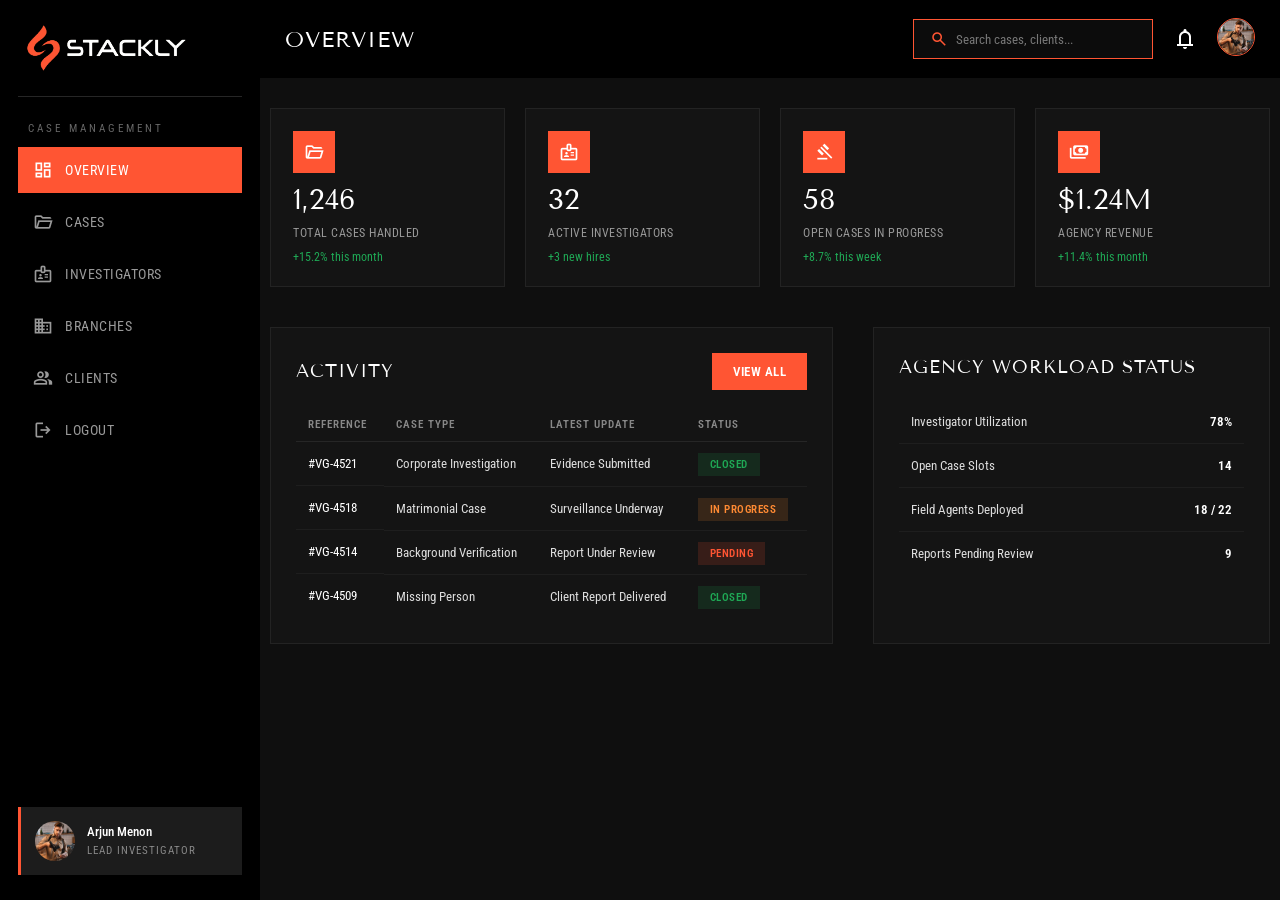
<file: admin.html>
<!DOCTYPE html>
<html lang="en">

<head>
    <meta charset="UTF-8">
    <meta name="viewport" content="width=device-width, initial-scale=1.0">
    <title>Vestigae - Admin Dashboard</title>

    <link rel="stylesheet"
        href="https://fonts.googleapis.com/css2?family=Material+Symbols+Outlined:opsz,wght,FILL,GRAD@20..48,100..700,0,-50..200" />
    <link
        href="https://fonts.googleapis.com/css2?family=Roboto+Condensed:ital,wght@0,100..900;1,100..900&family=Tenor+Sans&display=swap"
        rel="stylesheet">

    <style>
        * {
            margin: 0;
            padding: 0;
            box-sizing: border-box;
        }

        :root {
            --pcolor: #ff5533;
            --hcolor: #ff8a33;
            --dark: black;
            --panel: #0c0c0c;
            --card: #141414;
        }

        body {
            background: rgb(15, 15, 15);
            font-family: "Roboto Condensed", sans-serif;
            display: flex;
            gap: 0px;
            overflow-x: hidden;
            min-height: 100vh;
        }

        .material-symbols-outlined {
            font-variation-settings: 'FILL' 0, 'wght' 400, 'GRAD' 0, 'opsz' 24;
        }

        /* ================= SIDEBAR ================= */
        .sidebar {
            width: 260px;
            flex-shrink: 0;
            background: var(--dark);
            padding: 25px 18px;
            display: flex;
            flex-direction: column;
            height: 100vh;
            position: sticky;

        }

        .sidebar-logo {
            display: flex;
            align-items: center;
            gap: 15px;
            padding: 0 8px 25px;
            border-bottom: 1px solid #262626;
            margin-bottom: 25px;
        }

        .sidebar-logo img {
            width: 160px;
        }

        .sidebar-logo .adminclose {
            color: white;
            display: none;
        }

        .nav-group-label {
            font-size: 11px;
            letter-spacing: 3px;
            text-transform: uppercase;
            color: #666;
            padding: 0 10px;
            margin-bottom: 12px;
        }

        .side-nav {
            display: flex;
            flex-direction: column;
            gap: 6px;
        }

        .side-nav button {
            display: flex;
            align-items: center;
            gap: 12px;
            width: 100%;
            padding: 12px 14px;
            border: 1px solid transparent;
            background: transparent;
            color: #999;
            font-family: "Roboto Condensed", sans-serif;
            font-size: 14px;
            text-transform: uppercase;
            letter-spacing: .5px;
            cursor: pointer;
            text-align: left;
            transition: .3s ease;
        }

        .side-nav button .material-symbols-outlined {
            font-size: 20px;
        }

        .side-nav button:hover {
            background: #1c1c1c;
            color: #fff;
        }

        .side-nav button.active {
            background: var(--pcolor);
            color: #fff;
        }

        .sidebar-footer {
            margin-top: auto;
            display: flex;
            align-items: center;
            gap: 12px;
            padding: 14px;
            background: #1c1c1c;
            border-left: 3px solid var(--pcolor);
        }

        .sidebar-footer img {
            width: 40px;
            height: 40px;
            border-radius: 50%;
            object-fit: cover;
        }

        .sidebar-footer h4 {
            color: #fff;
            font-size: 13px;
            font-weight: 500;
        }

        .sidebar-footer span {
            color: #888;
            font-size: 11px;
            text-transform: uppercase;
            letter-spacing: 1px;
        }

        /* ================= MAIN AREA ================= */
        .main {
            flex: 1;
            display: flex;
            flex-direction: column;
            gap: 20px;
            min-width: 0;
        }

        .topbar {
            background: var(--dark);
            padding: 18px 25px;
            display: flex;
            justify-content: space-between;
            align-items: center;
        }

        .topbarimgcontainer {
            display: none;
            align-items: center;
            gap: 20px;

        }

        .topbarimgcontainer .topbarmenu {
            font-size: 20px;
            display: none;
            color: white;
        }

        .topbarimgcontainer img {
            width: 140px;
            display: none;
        }

        .topbar h2 {
            font-family: "Tenor Sans", sans-serif;
            font-weight: 400;
            font-size: 22px;
            text-transform: uppercase;
            letter-spacing: 1px;
            color: white;
        }

        .topbar-right {
            display: flex;
            align-items: center;
            gap: 20px;
        }

        .search-box {
            display: flex;
            align-items: center;
            gap: 8px;
            background: #0c0c0c;
            border: 1px solid var(--pcolor);
            padding: 10px 16px;
        }

        .search-box input {
            border: none;
            background: transparent;
            outline: none;
            font-size: 13px;
            width: 180px;
            color: white;
            font-family: "Roboto Condensed", sans-serif;
        }

        .search-box input::placeholder {
            color: #777;
        }

        .search-box>.material-symbols-outlined {
            color: var(--pcolor);
            font-size: 18px;
            cursor: pointer;
        }

        .topbar-right>.material-symbols-outlined {
            color: white;
            cursor: pointer;
        }

        .topbar-avatar img {
            width: 38px;
            height: 38px;
            border-radius: 50%;
            object-fit: cover;
            border: 1px solid var(--pcolor);
        }

        .view {
            display: none;
            flex-direction: column;
            gap: 20px;
        }

        .view.active {
            display: flex;
        }

        /* reused button style (matches .page-btn) */
        .d-btn {
            padding: 10px 20px;
            background: var(--pcolor);
            border: 1px solid var(--pcolor);
            color: white;
            cursor: pointer;
            transition: .5s ease;
            font-size: 13px;
            text-transform: uppercase;
            letter-spacing: .5px;
            font-weight: 600;
            font-family: "Roboto Condensed", sans-serif;
            text-wrap: nowrap;
        }

        .d-btn:hover {
            background: transparent;
            color: var(--pcolor);
        }


        /* generic panel */
        .panel {
            background: var(--card);
            border: 1px solid #232323;
            padding: 25px;
            overflow-x: auto;
            margin: 10px;
        }


        .panel h3 {
            font-family: "Tenor Sans", sans-serif;
            font-weight: 400;
            font-size: 18px;
            text-transform: uppercase;
            letter-spacing: 1px;
            line-height: 1.6;
            color: white;
            margin-bottom: 18px;
        }

        .panel-head {
            display: flex;
            justify-content: space-between;
            align-items: center;
            margin-bottom: 18px;

        }

        .panel-head h3 {
            margin-bottom: 0;
        }


        /* stat cards */
        .stat-row {
            display: grid;
            grid-template-columns: repeat(4, 1fr);
            gap: 20px;
            padding: 10px;
        }

        .stat-card {
            background: var(--card);
            border: 1px solid #232323;
            padding: 22px;
            display: flex;
            flex-direction: column;
            gap: 10px;
            transition: .4s ease;
        }

        .stat-card:hover {
            border-color: var(--pcolor);
        }

        .stat-card .top {
            display: flex;
            justify-content: space-between;
            align-items: center;
        }

        .stat-card .material-symbols-outlined {
            background: var(--pcolor);
            color: #fff;
            width: 42px;
            height: 42px;
            display: flex;
            align-items: center;
            justify-content: center;
            font-size: 20px;
        }

        .stat-card h2 {
            font-family: "Tenor Sans", sans-serif;
            font-weight: 400;
            font-size: 28px;
            color: white;
        }

        .stat-card p {
            font-size: 12px;
            color: #999;
            text-transform: uppercase;
            letter-spacing: .5px;
        }

        .stat-card .delta {
            font-size: 12px;
            color: #1fa855;
        }

        .stat-card .delta.down {
            color: var(--pcolor);
        }

        /* table */
        table {
            width: 100%;
            border-collapse: collapse;

        }

        thead th {
            text-align: left;
            font-size: 11px;
            color: #888;
            text-transform: uppercase;
            letter-spacing: 1px;
            padding: 10px 12px;
            border-bottom: 1px solid #262626;
            font-weight: 600;
        }

        tbody td {
            padding: 14px 12px;
            font-size: 13px;
            color: #ddd;
            border-bottom: 1px solid #1e1e1e;
            text-wrap: nowrap;
        }

        tbody tr:last-child td {
            border-bottom: none;
        }

        .cell-item {
            display: flex;
            align-items: center;
            gap: 10px;
            color: #fff;
        }

        .cell-item img {
            width: 34px;
            height: 34px;
            border-radius: 50%;
            object-fit: cover;
        }

        .badge {
            padding: 5px 12px;
            font-size: 11px;
            font-weight: 600;
            text-transform: uppercase;
            letter-spacing: .5px;
        }

        .badge.delivered {
            background: rgba(31, 168, 85, 0.15);
            color: #1fa855;
        }

        .badge.transit {
            background: rgba(255, 138, 51, 0.15);
            color: var(--hcolor);
        }

        .badge.pending {
            background: rgba(255, 85, 51, 0.15);
            color: var(--pcolor);
        }

        .badge.active {
            background: rgba(31, 168, 85, 0.15);
            color: #1fa855;
        }

        .badge.maintenance {
            background: rgba(255, 85, 51, 0.15);
            color: var(--pcolor);
        }

        /* two column layout */
        .split-2 {
            display: grid;
            grid-template-columns: 1.4fr 1fr;
            gap: 20px;
        }

        /* investigators grid */
        .fleet-grid {
            display: grid;
            grid-template-columns: repeat(3, 1fr);
            gap: 20px;
        }

        .fleet-card {
            border: 1px solid #232323;
            overflow: hidden;
            background: var(--card);
        }

        .fleet-card img {
            width: 100%;
            height: 250px;
            object-fit: cover;
            object-position: top;
            filter: grayscale(50%);
            transition: .5s ease;
        }

        .fleet-card:hover img {
            filter: grayscale(0%);
        }

        .fleet-card-body {
            padding: 16px;
            border-top: 3px solid var(--pcolor);
        }

        .fleet-card-body h4 {
            font-family: "Tenor Sans", sans-serif;
            font-weight: 400;
            font-size: 15px;
            color: white;
            text-transform: uppercase;
            margin-bottom: 6px;
        }

        .fleet-card-body p {
            font-size: 12px;
            color: #999;
            margin-bottom: 10px;
        }

        /* branches gallery */
        .wh-grid {
            display: grid;
            grid-template-columns: repeat(3, 1fr);
            gap: 20px;
        }

        .wh-card {
            position: relative;
            overflow: hidden;
            height: 190px;
        }

        .wh-card img {
            width: 100%;
            height: 100%;
            object-fit: cover;
            transition: .6s ease;
        }

        .wh-card:hover img {
            transform: scale(1.08);
        }

        .wh-card .overlay {
            position: absolute;
            inset: 0;
            background: linear-gradient(180deg, rgba(0, 0, 0, 0.05) 40%, rgba(0, 0, 0, 0.9) 100%);
            display: flex;
            flex-direction: column;
            justify-content: flex-end;
            padding: 16px;
        }

        .wh-card .overlay h4 {
            color: #fff;
            font-family: "Tenor Sans", sans-serif;
            font-size: 15px;
            text-transform: uppercase;
        }

        .wh-card .overlay span {
            color: var(--hcolor);
            font-size: 11px;
            text-transform: uppercase;
            letter-spacing: 1px;
        }

        /* client cards */
        .cust-grid {
            display: grid;
            grid-template-columns: repeat(3, 1fr);
            gap: 20px;
        }

        .cust-card {
            background: var(--card);
            border: 1px solid #232323;
            padding: 20px;
            text-align: center;
        }

        .cust-card img {
            width: 60px;
            height: 60px;
            border-radius: 50%;
            object-fit: cover;
            margin-bottom: 12px;
            border: 1px solid var(--pcolor);
        }

        .cust-card h4 {
            font-family: "Tenor Sans", sans-serif;
            font-weight: 400;
            font-size: 15px;
            text-transform: uppercase;
            color: white;
        }

        .cust-card span {
            font-size: 12px;
            color: #999;
        }

        .cust-card .cust-stat {
            margin-top: 12px;
            font-size: 12px;
            color: var(--pcolor);
            font-weight: 600;
            text-transform: uppercase;
            letter-spacing: .5px;
        }

        @media (max-width: 1100px) {

            .stat-row,
            .fleet-grid,
            .wh-grid,
            .cust-grid {
                grid-template-columns: repeat(2, 1fr);
            }

            .split-2 {
                grid-template-columns: 1fr;
            }
        }

        @media (max-width: 900px) {

            .sidebar {
                position: fixed;
                inset: 0px;
                transform: translateX(-120%);
                transition: .2s ease;
                z-index: 9999;
                width: 320px;

            }

            .topbar-right>.material-symbols-outlined {
                color: white;
                cursor: pointer;
            }

            .sidebar.vis {
                transform: translateX(0);
            }

            .topbar>h2 {
                display: none;
            }

            .search-box {
                display: none;
            }

            .topbar {
                padding: 10px 10px;
            }

            .topbarimgcontainer {
                display: flex;
            }

            .sidebar-logo {
                justify-content: space-between;
            }

            .sidebar-logo .adminclose {
                display: block;
            }

            .topbarimgcontainer .topbarmenu {
                display: block;
                color: white;
            }

            .topbarimgcontainer img {
                display: block;
            }

            .topbar-right>span {
                font-size: 20px;
            }

        }

        @media (max-width: 560px) {

            .stat-row,
            .fleet-grid,
            .wh-grid,
            .cust-grid {
                grid-template-columns: 1fr;
            }

            .topbar {
                flex-wrap: wrap;
                gap: 15px;
            }
        }
    </style>
</head>

<body>

    <!-- ================= SIDEBAR ================= -->
    <aside class="sidebar">
        <div class="sidebar-logo">
            <img src="./src/logo.webp" alt="Vestigae logo" class="logimg">
            <span class="material-symbols-outlined adminclose">close</span>
        </div>

        <span class="nav-group-label">Case Management</span>
        <nav class="side-nav">
            <button class="active" onclick="showView('overview', this)"><span
                    class="material-symbols-outlined">dashboard</span> Overview</button>
            <button onclick="showView('cases', this)"><span class="material-symbols-outlined">folder_open</span>
                Cases</button>
            <button onclick="showView('investigators', this)"><span class="material-symbols-outlined">badge</span>
                Investigators</button>
            <button onclick="showView('branches', this)"><span class="material-symbols-outlined">business</span>
                Branches</button>

            <button onclick="showView('clients', this)"><span class="material-symbols-outlined">group</span>
                Clients</button>
            <button class="logoutbtn"><span class="material-symbols-outlined">logout</span>
                Logout</button>
        </nav>

        <div class="sidebar-footer">
            <img src="./src/Team7.webp" alt="Admin">
            <div>
                <h4 id="username">Arjun Menon</h4>
                <span>Lead Investigator</span>
            </div>
        </div>
    </aside>

    <!-- ================= MAIN CONTENT ================= -->
    <main class="main">

        <div class="topbar">
            <div class="topbarimgcontainer">
                <span class="material-symbols-outlined topbarmenu">menu</span>
                <img src="./src/logo.webp" alt="Vestigae logo" class="logimg">
            </div>
            <h2 id="topbarTitle">Overview</h2>
            <div class="topbar-right">
                <div class="search-box">
                    <span class="material-symbols-outlined errorpage">search</span>
                    <input type="text" placeholder="Search cases, clients...">
                </div>
                <span class="material-symbols-outlined errorpage">notifications</span>
                <div class="topbar-avatar"><img src="./src/Team7.webp" alt="Admin"></div>
            </div>
        </div>

        <!-- ========== 1. OVERVIEW VIEW ========== -->
        <div class="view active" id="overview">
            <div class="stat-row">
                <div class="stat-card">
                    <div class="top"><span class="material-symbols-outlined">folder_open</span></div>
                    <h2>1,246</h2>
                    <p>Total Cases Handled</p>
                    <span class="delta">+15.2% this month</span>
                </div>

                <div class="stat-card">
                    <div class="top"><span class="material-symbols-outlined">badge</span></div>
                    <h2>32</h2>
                    <p>Active Investigators</p>
                    <span class="delta">+3 new hires</span>
                </div>

                <div class="stat-card">
                    <div class="top"><span class="material-symbols-outlined">gavel</span></div>
                    <h2>58</h2>
                    <p>Open Cases In Progress</p>
                    <span class="delta">+8.7% this week</span>
                </div>

                <div class="stat-card">
                    <div class="top"><span class="material-symbols-outlined">payments</span></div>
                    <h2>$1.24M</h2>
                    <p>Agency Revenue</p>
                    <span class="delta">+11.4% this month</span>
                </div>
            </div>

            <div class="split-2">
                <div class="panel">
                    <div class="panel-head">
                        <h3> Activity</h3>
                        <button class="d-btn errorpage">View All</button>
                    </div>

                    <table>
                        <thead>
                            <tr>
                                <th>Reference</th>
                                <th>Case Type</th>
                                <th>Latest Update</th>
                                <th>Status</th>
                            </tr>
                        </thead>

                        <tbody>
                            <tr>
                                <td class="cell-item">#VG-4521</td>
                                <td>Corporate Investigation</td>
                                <td>Evidence Submitted</td>
                                <td><span class="badge delivered">Closed</span></td>
                            </tr>

                            <tr>
                                <td class="cell-item">#VG-4518</td>
                                <td>Matrimonial Case</td>
                                <td>Surveillance Underway</td>
                                <td><span class="badge transit">In Progress</span></td>
                            </tr>

                            <tr>
                                <td class="cell-item">#VG-4514</td>
                                <td>Background Verification</td>
                                <td>Report Under Review</td>
                                <td><span class="badge pending">Pending</span></td>
                            </tr>

                            <tr>
                                <td class="cell-item">#VG-4509</td>
                                <td>Missing Person</td>
                                <td>Client Report Delivered</td>
                                <td><span class="badge delivered">Closed</span></td>
                            </tr>
                        </tbody>
                    </table>
                </div>

                <div class="panel">
                    <h3>Agency Workload Status</h3>

                    <table>
                        <tbody>
                            <tr>
                                <td>Investigator Utilization</td>
                                <td style="text-align:right;font-weight:600;color:white;">78%</td>
                            </tr>

                            <tr>
                                <td>Open Case Slots</td>
                                <td style="text-align:right;font-weight:600;color:white;">14</td>
                            </tr>

                            <tr>
                                <td>Field Agents Deployed</td>
                                <td style="text-align:right;font-weight:600;color:white;">18 / 22</td>
                            </tr>

                            <tr>
                                <td>Reports Pending Review</td>
                                <td style="text-align:right;font-weight:600;color:white;">9</td>
                            </tr>
                        </tbody>
                    </table>
                </div>
            </div>
        </div>

        <!-- ========== 2. CASES VIEW ========== -->
        <div class="view" id="cases">
            <div class="stat-row">
                <div class="stat-card">
                    <div class="top">
                        <span class="material-symbols-outlined">folder_open</span>
                    </div>
                    <h2>58</h2>
                    <p>Open Cases</p>
                </div>

                <div class="stat-card">
                    <div class="top">
                        <span class="material-symbols-outlined">move_to_inbox</span>
                    </div>
                    <h2>21</h2>
                    <p>New Case Requests</p>
                </div>

                <div class="stat-card">
                    <div class="top">
                        <span class="material-symbols-outlined">task_alt</span>
                    </div>
                    <h2>1,188</h2>
                    <p>Closed Cases</p>
                </div>

                <div class="stat-card">
                    <div class="top">
                        <span class="material-symbols-outlined">priority_high</span>
                    </div>
                    <h2>7</h2>
                    <p>Urgent Cases</p>
                </div>
            </div>

            <div class="panel">
                <div class="panel-head">
                    <h3>Cases </h3>
                    <button class="d-btn errorpage">Open New Case</button>
                </div>

                <table>
                    <thead>
                        <tr>
                            <th>Reference</th>
                            <th>Client</th>
                            <th>Case Type</th>
                            <th>Investigator</th>
                            <th>Date Opened</th>
                            <th>Status</th>
                        </tr>
                    </thead>

                    <tbody>
                        <tr>
                            <td>#VG-4521</td>
                            <td>Vantra Retail</td>
                            <td>Internal Fraud</td>
                            <td>Divya Krishnan</td>
                            <td>Jul 08</td>
                            <td><span class="badge delivered">Closed</span></td>
                        </tr>

                        <tr>
                            <td>#VG-4518</td>
                            <td>R. Iyer</td>
                            <td>Matrimonial Case</td>
                            <td>Priya Suresh</td>
                            <td>Jul 07</td>
                            <td><span class="badge transit">In Progress</span></td>
                        </tr>

                        <tr>
                            <td>#VG-4514</td>
                            <td>Coastline Exports</td>
                            <td>Background Check</td>
                            <td>Karthik Raja</td>
                            <td>Jul 07</td>
                            <td><span class="badge pending">Pending</span></td>
                        </tr>

                        <tr>
                            <td>#VG-4509</td>
                            <td>V. Singh</td>
                            <td>Missing Person</td>
                            <td>Arjun Menon</td>
                            <td>Jul 06</td>
                            <td><span class="badge delivered">Closed</span></td>
                        </tr>

                        <tr>
                            <td>#VG-4503</td>
                            <td>Nova Electronics</td>
                            <td>Cyber Fraud</td>
                            <td>Karthik Raja</td>
                            <td>Jul 05</td>
                            <td><span class="badge transit">In Progress</span></td>
                        </tr>
                    </tbody>
                </table>
            </div>
        </div>

        <!-- ========== 3. INVESTIGATORS VIEW ========== -->
        <div class="view" id="investigators">
            <div class="stat-row">
                <div class="stat-card">
                    <div class="top"><span class="material-symbols-outlined">badge</span></div>
                    <h2>32</h2>
                    <p>Total Investigators</p>
                </div>
                <div class="stat-card">
                    <div class="top"><span class="material-symbols-outlined">visibility</span></div>
                    <h2>14</h2>
                    <p>Field Agents</p>
                </div>
                <div class="stat-card">
                    <div class="top"><span class="material-symbols-outlined">lan</span></div>
                    <h2>6</h2>
                    <p>Cyber Specialists</p>
                </div>
                <div class="stat-card">
                    <div class="top"><span class="material-symbols-outlined">event_busy</span></div>
                    <h2>3</h2>
                    <p>On Leave</p>
                </div>
            </div>

            <div class="panel">
                <h3>Investigator Roster</h3>
                <div class="fleet-grid">
                    <!-- <div class="fleet-card">
                        <img src="./src/Team1.webp"
                            alt="Arjun Menon">
                        <div class="fleet-card-body">
                            <h4>Arjun Menon</h4>
                            <p>Lead Investigator - 24 Active Cases</p>
                            <span class="badge active">On Duty</span>
                        </div>
                    </div>
                    <div class="fleet-card">
                        <img src="./src/Team2.webp"
                            alt="Divya Krishnan">
                        <div class="fleet-card-body">
                            <h4>Divya Krishnan</h4>
                            <p>Corporate Investigations - 18 Active Cases</p>
                            <span class="badge active">On Duty</span>
                        </div>
                    </div>
                    <div class="fleet-card">
                        <img src="./src/Team7.webp"
                            alt="Karthik Raja">
                        <div class="fleet-card-body">
                            <h4>Karthik Raja</h4>
                            <p>Cyber Forensics - 11 Active Cases</p>
                            <span class="badge maintenance">On Leave</span>
                        </div>
                    </div> -->
                    <div class="fleet-card">
                        <img src="./src/team8.webp" alt="Priya Suresh">
                        <div class="fleet-card-body">
                            <h4>Priya Suresh</h4>
                            <p>Field Surveillance - 20 Active Cases</p>
                            <span class="badge active">On Duty</span>
                        </div>
                    </div>
                    <div class="fleet-card">
                        <img src="./src/team9.webp" alt="Vikram Nair">
                        <div class="fleet-card-body">
                            <h4>Vikram Nair</h4>
                            <p>Legal Support - 9 Active Cases</p>
                            <span class="badge active">On Duty</span>
                        </div>
                    </div>
                    <div class="fleet-card">
                        <img src="./src/team10.webp" alt="Meera Pillai">
                        <div class="fleet-card-body">
                            <h4>Meera Pillai</h4>
                            <p>Background Verification - 15 Active Cases</p>
                            <span class="badge active">On Duty</span>
                        </div>
                    </div>
                </div>
            </div>
        </div>

        <!-- ========== 4. BRANCHES VIEW ========== -->
        <div class="view" id="branches">
            <div class="stat-row">
                <div class="stat-card">
                    <div class="top"><span class="material-symbols-outlined">business</span></div>
                    <h2>6</h2>
                    <p>Active Branches</p>
                </div>
                <div class="stat-card">
                    <div class="top"><span class="material-symbols-outlined">folder_copy</span></div>
                    <h2>84%</h2>
                    <p>Avg. Caseload Capacity</p>
                </div>
                <div class="stat-card">
                    <div class="top"><span class="material-symbols-outlined">inventory_2</span></div>
                    <h2>3,120</h2>
                    <p>Evidence Files Stored</p>
                </div>
                <div class="stat-card">
                    <div class="top"><span class="material-symbols-outlined">summarize</span></div>
                    <h2>18</h2>
                    <p>Reports Filed Today</p>
                </div>
            </div>

            <div class="panel">
                <h3>Branch Offices</h3>
                <div class="wh-grid">
                    <div class="wh-card">
                        <img src="./src/con1.webp" alt="Chennai head office">
                        <div class="overlay">
                            <h4>Chennai HQ</h4><span>Caseload 92%</span>
                        </div>
                    </div>
                    <div class="wh-card">
                        <img src="./src/con2.webp" alt="Mumbai branch office">
                        <div class="overlay">
                            <h4>Mumbai Branch</h4><span>Caseload 78%</span>
                        </div>
                    </div>
                    <div class="wh-card">
                        <img src="./src/con3.webp" alt="Bangalore branch office">
                        <div class="overlay">
                            <h4>Bangalore Branch</h4><span>Caseload 65%</span>
                        </div>
                    </div>
                </div>
            </div>

            <div class="panel">
                <h3>Branch Case Snapshot</h3>
                <table>
                    <thead>
                        <tr>
                            <th>Branch</th>
                            <th>Specialty</th>
                            <th>Open Cases</th>
                            <th>Status</th>
                        </tr>
                    </thead>
                    <tbody>
                        <tr>
                            <td>Chennai HQ</td>
                            <td>Corporate Investigation</td>
                            <td>42</td>
                            <td><span class="badge active">Healthy</span></td>
                        </tr>
                        <tr>
                            <td>Mumbai Branch</td>
                            <td>Matrimonial Cases</td>
                            <td>28</td>
                            <td><span class="badge active">Healthy</span></td>
                        </tr>
                        <tr>
                            <td>Bangalore Branch</td>
                            <td>Cyber Investigation</td>
                            <td>15</td>
                            <td><span class="badge maintenance">Understaffed</span></td>
                        </tr>
                    </tbody>
                </table>
            </div>
        </div>

        <!-- ========== 5. CLIENTS VIEW ========== -->
        <div class="view" id="clients">
            <div class="stat-row">
                <div class="stat-card">
                    <div class="top"><span class="material-symbols-outlined">group</span></div>
                    <h2>1,046</h2>
                    <p>Total Clients</p>
                </div>
                <div class="stat-card">
                    <div class="top"><span class="material-symbols-outlined">person_add</span></div>
                    <h2>58</h2>
                    <p>New This Month</p>
                </div>
                <div class="stat-card">
                    <div class="top"><span class="material-symbols-outlined">workspace_premium</span></div>
                    <h2>142</h2>
                    <p>Corporate Accounts</p>
                </div>
                <div class="stat-card">
                    <div class="top"><span class="material-symbols-outlined">support_agent</span></div>
                    <h2>19</h2>
                    <p>Open Client Inquiries</p>
                </div>
            </div>

            <div class="panel">
                <div class="panel-head">
                    <h3>Client Directory</h3>
                    <button class="d-btn errorpage">Add Client</button>
                </div>
                <table>
                    <thead>
                        <tr>
                            <th>Client</th>
                            <th>Contact</th>
                            <th>Account Type</th>
                            <th>Cases Filed</th>
                        </tr>
                    </thead>
                    <tbody>
                        <tr>
                            <td class="cell-item">Vantra Retail</td>
                            <td>ramesh@vantra.com</td>
                            <td>Corporate</td>
                            <td>212</td>
                        </tr>
                        <tr>
                            <td class="cell-item">Ferro Parts</td>
                            <td>anjali@ferroparts.com</td>
                            <td>Business</td>
                            <td>168</td>
                        </tr>
                        <tr>
                            <td class="cell-item">Coastline Exports</td>
                            <td>david@coastline.com</td>
                            <td>Business</td>
                            <td>134</td>
                        </tr>
                        <tr>
                            <td class="cell-item">Nova Electronics</td>
                            <td>priya@novaelec.com</td>
                            <td>Corporate</td>
                            <td>96</td>
                        </tr>
                    </tbody>
                </table>
            </div>
        </div>

    </main>

    <script>

        //
        const topbarmenu = document.querySelector(".topbarmenu")
        const adminclose = document.querySelector(".adminclose")
        const sidebar = document.querySelector(".sidebar")

        topbarmenu.addEventListener("click", () => {
            sidebar.classList.toggle('vis')
        })

        adminclose.addEventListener("click", () => {
            sidebar.classList.remove('vis')
        })

        // 
        const logoutbtn = document.querySelector(".logoutbtn")
        logoutbtn.addEventListener("click", () => {
            window.location.href = "index.html"
        })

        // email

        const username = document.querySelector("#username");

        const email = localStorage.getItem("useremail");

        if (email) {
            username.textContent = email.split("@")[0];
        }

        // errorpage
        let errorpage = document.querySelectorAll(".errorpage")
        errorpage.forEach((error) => {
            error.addEventListener("click", () => {
                window.location.href = "404.html";
            })
        })

        // logimg

        let logimg = document.querySelectorAll(".logimg")
        logimg.forEach((img) => {
            img.addEventListener("click", () => {
                window.location.href = "admin.html";
            })
        })


        const titles = {
            overview: "Overview",
            cases: "Cases",
            investigators: "Investigators",
            branches: "Branches",
            clients: "Clients"
        };

        function showView(id, btn) {
            document.querySelectorAll('.view').forEach(v => v.classList.remove('active'));
            document.getElementById(id).classList.add('active');

            document.querySelectorAll('.side-nav button').forEach(b => b.classList.remove('active'));
            btn.classList.add('active');

            document.getElementById('topbarTitle').innerText = titles[id];
            sidebar.classList.remove('vis')
        }
    </script>

</body>

</html>
</file>
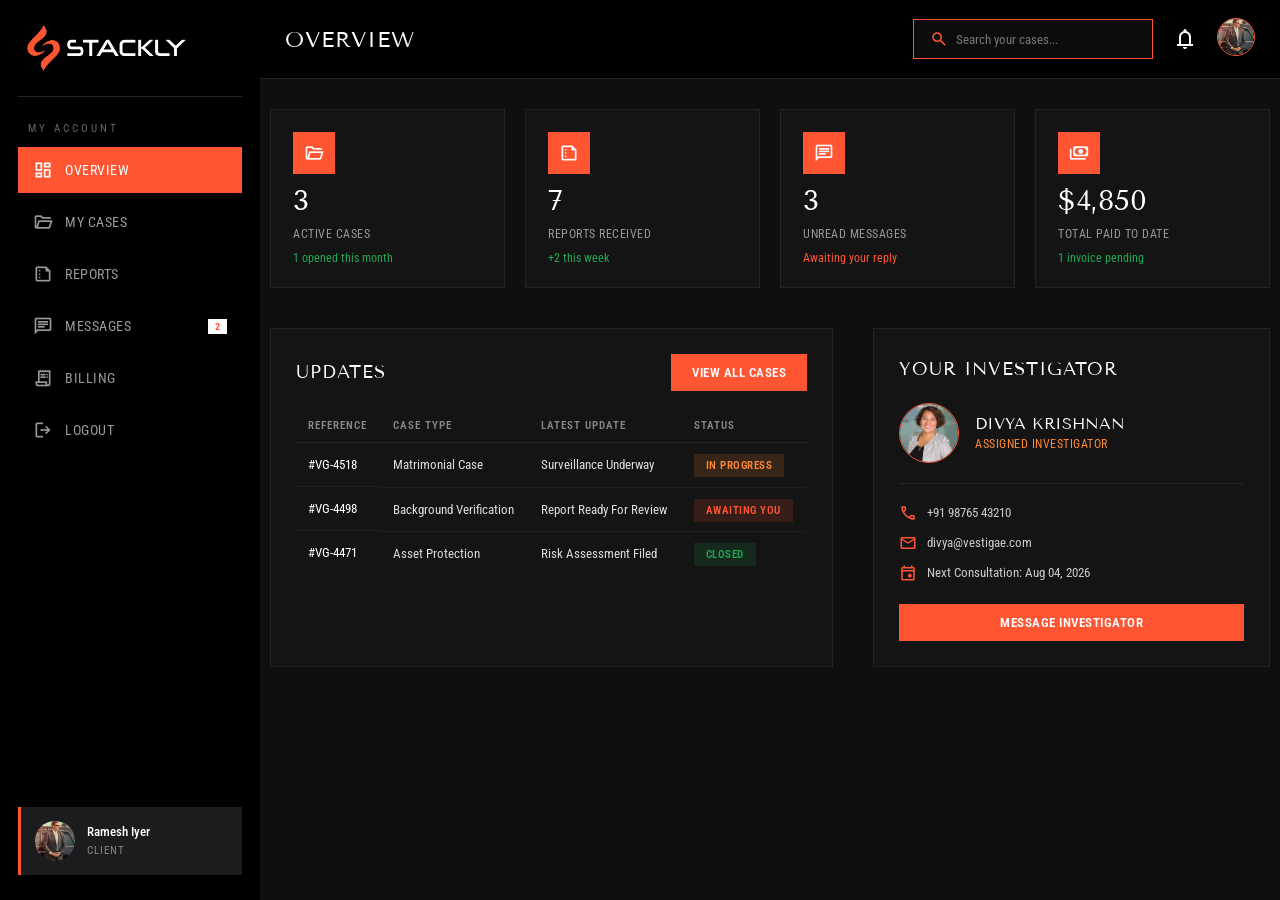
<file: client.html>
<!DOCTYPE html>
<html lang="en">

<head>
    <meta charset="UTF-8">
    <meta name="viewport" content="width=device-width, initial-scale=1.0">
    <title>Vestigae - Client Dashboard</title>

    <link rel="stylesheet"
        href="https://fonts.googleapis.com/css2?family=Material+Symbols+Outlined:opsz,wght,FILL,GRAD@20..48,100..700,0,-50..200" />
    <link
        href="https://fonts.googleapis.com/css2?family=Roboto+Condensed:ital,wght@0,100..900;1,100..900&family=Tenor+Sans&display=swap"
        rel="stylesheet">

    <style>
        * {
            margin: 0;
            padding: 0;
            box-sizing: border-box;
        }

        :root {
            --pcolor: #ff5533;
            --hcolor: #ff8a33;
            --dark: black;
            --panel: #0c0c0c;
            --card: #141414;
        }

        body {
            background: rgb(15, 15, 15);
            font-family: "Roboto Condensed", sans-serif;
            display: flex;
            gap: 0px;
            min-height: 100vh;
            overflow-x: hidden;
        }

        .material-symbols-outlined {
            font-variation-settings: 'FILL' 0, 'wght' 400, 'GRAD' 0, 'opsz' 24;
        }

        /* ================= SIDEBAR ================= */
        .sidebar {
            width: 260px;
            flex-shrink: 0;
            background: var(--dark);
            padding: 25px 18px;
            display: flex;
            flex-direction: column;
            height: 100vh;
            position: sticky;

        }

        .sidebar-logo {
            display: flex;
            align-items: center;
            gap: 15px;
            padding: 0 8px 25px;
            border-bottom: 1px solid #262626;
            margin-bottom: 25px;
        }

        .sidebar-logo img {
            width: 160px;
        }

        .sidebar-logo .adminclose {
            color: white;
            display: none;
        }

        .nav-group-label {
            font-size: 11px;
            letter-spacing: 3px;
            text-transform: uppercase;
            color: #666;
            padding: 0 10px;
            margin-bottom: 12px;
        }

        .side-nav {
            display: flex;
            flex-direction: column;
            gap: 6px;
        }

        .side-nav button {
            display: flex;
            align-items: center;
            gap: 12px;
            width: 100%;
            padding: 12px 14px;
            border: 1px solid transparent;
            background: transparent;
            color: #999;
            font-family: "Roboto Condensed", sans-serif;
            font-size: 14px;
            text-transform: uppercase;
            letter-spacing: .5px;
            cursor: pointer;
            text-align: left;
            transition: .3s ease;
        }

        .side-nav button .material-symbols-outlined {
            font-size: 20px;
        }

        .side-nav button:hover {
            background: #1c1c1c;
            color: #fff;
        }

        .side-nav button.active {
            background: var(--pcolor);
            color: #fff;
        }

        .side-nav .msg-count {
            margin-left: auto;
            background: white;
            color: var(--pcolor);
            font-size: 10px;
            font-weight: 700;
            padding: 2px 7px;
        }

        .side-nav button.active .msg-count {
            background: var(--dark);
            color: white;
        }

        .sidebar-footer {
            margin-top: auto;
            display: flex;
            align-items: center;
            gap: 12px;
            padding: 14px;
            background: #1c1c1c;
            border-left: 3px solid var(--pcolor);
        }

        .sidebar-footer img {
            width: 40px;
            height: 40px;
            border-radius: 50%;
            object-fit: cover;
        }

        .sidebar-footer h4 {
            color: #fff;
            font-size: 13px;
            font-weight: 500;
        }

        .sidebar-footer span {
            color: #888;
            font-size: 11px;
            text-transform: uppercase;
            letter-spacing: 1px;
        }

        /* ================= MAIN AREA ================= */
        .main {
            flex: 1;
            display: flex;
            flex-direction: column;
            gap: 20px;
            min-width: 0;
        }

        .topbar {
            background: var(--dark);
            padding: 18px 25px;
            display: flex;
            justify-content: space-between;
            align-items: center;
            border-bottom: 1px solid #232323;
        }

        .topbarimgcontainer {
            display: none;
            align-items: center;
            gap: 20px;

        }

        .topbarimgcontainer .topbarmenu {
            font-size: 20px;
            display: none;
            color: white;
        }

        .topbarimgcontainer img {
            width: 140px;
            display: none;
        }

        .topbar h2 {
            font-family: "Tenor Sans", sans-serif;
            font-weight: 400;
            font-size: 22px;
            text-transform: uppercase;
            letter-spacing: 1px;
            color: white;
        }

        .topbar-right {
            display: flex;
            align-items: center;
            gap: 20px;
        }

        .search-box {
            display: flex;
            align-items: center;
            gap: 8px;
            background: #0c0c0c;
            border: 1px solid var(--pcolor);
            padding: 10px 16px;
        }

        .search-box input {
            border: none;
            background: transparent;
            outline: none;
            font-size: 13px;
            width: 180px;
            color: white;
            font-family: "Roboto Condensed", sans-serif;
        }

        .search-box input::placeholder {
            color: #777;
    
        }

        .search-box>.material-symbols-outlined {
            color: var(--pcolor);
            font-size: 18px;
            cursor: pointer;
        }

        .topbar-right>.material-symbols-outlined {
            color: white;
            cursor: pointer;
        }

        .topbar-avatar img {
            width: 38px;
            height: 38px;
            border-radius: 50%;
            object-fit: cover;
            border: 1px solid var(--pcolor);
        }

        .view {
            display: none;
            flex-direction: column;
            gap: 20px;
        }

        .view.active {
            display: flex;
        }

        .d-btn {
            padding: 10px 20px;
            background: var(--pcolor);
            border: 1px solid var(--pcolor);
            color: white;
            cursor: pointer;
            transition: .5s ease;
            font-size: 13px;
            text-transform: uppercase;
            letter-spacing: .5px;
            font-weight: 600;
            font-family: "Roboto Condensed", sans-serif;
            text-wrap: nowrap;
        }

        .d-btn:hover {
            background: transparent;
            color: var(--pcolor);
        }

        .d-btn.ghost {
            background: transparent;
            color: var(--pcolor);
        }

        .d-btn.ghost:hover {
            background: var(--pcolor);
            color: white;
        }

        /* generic panel */
        .panel {
            background: var(--card);
            border: 1px solid #232323;
            padding: 25px;
            overflow-x: auto;
            margin: 10px;
        }

        .panel h3 {
            font-family: "Tenor Sans", sans-serif;
            font-weight: 400;
            font-size: 18px;
            text-transform: uppercase;
            letter-spacing: 1px;
            color: white;
            margin-bottom: 18px;
            line-height: 1.7;
        }

        .panel-head {
            display: flex;
            justify-content: space-between;
            align-items: center;
            margin-bottom: 18px;

        }

        .panel-head h3 {
            margin-bottom: 0px;
            line-height: 1.3;
        }

        /* stat cards */
        .stat-row {
            display: grid;
            grid-template-columns: repeat(4, 1fr);
            gap: 20px;
            padding: 10px;
        }

        .stat-card {
            background: var(--card);
            border: 1px solid #232323;
            padding: 22px;
            display: flex;
            flex-direction: column;
            gap: 10px;
            transition: .4s ease;
        }

        .stat-card:hover {
            border-color: var(--pcolor);
        }

        .stat-card .top {
            display: flex;
            justify-content: space-between;
            align-items: center;
        }

        .stat-card .material-symbols-outlined {
            background: var(--pcolor);
            color: #fff;
            width: 42px;
            height: 42px;
            display: flex;
            align-items: center;
            justify-content: center;
            font-size: 20px;
        }

        .stat-card h2 {
            font-family: "Tenor Sans", sans-serif;
            font-weight: 400;
            font-size: 28px;
            color: white;
        }

        .stat-card p {
            font-size: 12px;
            color: #999;
            text-transform: uppercase;
            letter-spacing: .5px;
        }

        .stat-card .delta {
            font-size: 12px;
            color: #1fa855;
        }

        .stat-card .delta.down {
            color: var(--pcolor);
        }

        /* table */
        table {
            width: 100%;
            border-collapse: collapse;

        }

        thead th {
            text-align: left;
            font-size: 11px;
            color: #888;
            text-transform: uppercase;
            letter-spacing: 1px;
            padding: 10px 12px;
            border-bottom: 1px solid #262626;
            font-weight: 600;
        }

        tbody td {
            padding: 14px 12px;
            font-size: 13px;
            color: #ddd;
            border-bottom: 1px solid #1e1e1e;
            text-wrap: nowrap;
        }

        tbody tr:last-child td {
            border-bottom: none;
        }

        .cell-item {
            display: flex;
            align-items: center;
            gap: 10px;
            color: #fff;
        }

        .cell-item img {
            width: 34px;
            height: 34px;
            border-radius: 50%;
            object-fit: cover;
        }

        .badge {
            padding: 5px 12px;
            font-size: 11px;
            font-weight: 600;
            text-transform: uppercase;
            letter-spacing: .5px;
        }

        .badge.delivered {
            background: rgba(31, 168, 85, 0.15);
            color: #1fa855;
        }

        .badge.transit {
            background: rgba(255, 138, 51, 0.15);
            color: var(--hcolor);
        }

        .badge.pending {
            background: rgba(255, 85, 51, 0.15);
            color: var(--pcolor);
        }

        .badge.active {
            background: rgba(31, 168, 85, 0.15);
            color: #1fa855;
        }

        .badge.maintenance {
            background: rgba(255, 85, 51, 0.15);
            color: var(--pcolor);
        }

        /* two column layout */
        .split-2 {
            display: grid;
            grid-template-columns: 1.4fr 1fr;
            gap: 20px;
        }

        /* investigator profile card (overview side panel) */
        .inv-profile {
            display: flex;
            align-items: center;
            gap: 16px;
            padding-bottom: 20px;
            margin-bottom: 20px;
            border-bottom: 1px solid #232323;
        }

        .inv-profile img {
            width: 60px;
            height: 60px;
            border-radius: 50%;
            object-fit: cover;
            border: 1px solid var(--pcolor);
        }

        .inv-profile h4 {
            font-family: "Tenor Sans", sans-serif;
            font-weight: 400;
            font-size: 16px;
            color: white;
            text-transform: uppercase;
        }

        .inv-profile span {
            font-size: 12px;
            color: var(--hcolor);
            text-transform: uppercase;
            letter-spacing: .5px;
        }

        .inv-contact-row {
            display: flex;
            align-items: center;
            gap: 10px;
            font-size: 13px;
            color: #ccc;
            margin-bottom: 12px;
        }

        .inv-contact-row .material-symbols-outlined {
            font-size: 18px;
            color: var(--pcolor);
        }

        /* reports grid */
        .fleet-grid {
            display: grid;
            grid-template-columns: repeat(3, 1fr);
            gap: 20px;
        }

        .fleet-card {
            border: 1px solid #232323;
            overflow: hidden;
            background: var(--card);
        }

        .fleet-card img {
            width: 100%;
            height: 170px;
            object-fit: cover;
            object-position: top;
            filter: grayscale(50%);
            transition: .5s ease;
        }

        .fleet-card:hover img {
            filter: grayscale(0%);
        }

        .fleet-card-body {
            padding: 16px;
            border-top: 3px solid var(--pcolor);
        }

        .fleet-card-body h4 {
            font-family: "Tenor Sans", sans-serif;
            font-weight: 400;
            font-size: 15px;
            color: white;
            text-transform: uppercase;
            margin-bottom: 6px;
        }

        .fleet-card-body p {
            font-size: 12px;
            color: #999;
            margin-bottom: 12px;
        }

        .fleet-card-body .d-btn {
            width: 100%;
            justify-content: center;
            display: flex;
            align-items: center;
            gap: 8px;
        }

        /* message threads */
        .msg-grid {
            display: flex;
            flex-direction: column;
            gap: 1px;
            background: #232323;
        }

        .msg-item {
            background: var(--card);
            padding: 18px 20px;
            display: flex;
            align-items: center;
            gap: 15px;
            cursor: pointer;
            transition: .3s ease;
        }

        .msg-item:hover {
            background: #1a1a1a;
        }

        .msg-item img {
            width: 46px;
            height: 46px;
            border-radius: 50%;
            object-fit: cover;
            flex-shrink: 0;
        }

        .msg-item-body {
            flex: 1;
            min-width: 0;
        }

        .msg-item-body h4 {
            font-size: 14px;
            color: white;
            font-weight: 500;
            margin-bottom: 4px;
        }

        .msg-item-body p {
            font-size: 12px;
            color: #999;
            white-space: nowrap;
            overflow: hidden;
            text-overflow: ellipsis;
        }

        .msg-item-meta {
            text-align: right;
            flex-shrink: 0;
        }

        .msg-item-meta span {
            font-size: 11px;
            color: #777;
            display: block;
            margin-bottom: 6px;
        }

        .msg-dot {
            width: 9px;
            height: 9px;
            background: var(--pcolor);
            border-radius: 50%;
            display: inline-block;
        }

        /* client cards */
        .cust-grid {
            display: grid;
            grid-template-columns: repeat(3, 1fr);
            gap: 20px;
        }

        .cust-card {
            background: var(--card);
            border: 1px solid #232323;
            padding: 20px;
            text-align: center;
        }

        .cust-card img {
            width: 60px;
            height: 60px;
            border-radius: 50%;
            object-fit: cover;
            margin-bottom: 12px;
            border: 1px solid var(--pcolor);
        }

        .cust-card h4 {
            font-family: "Tenor Sans", sans-serif;
            font-weight: 400;
            font-size: 15px;
            text-transform: uppercase;
            color: white;
        }

        .cust-card span {
            font-size: 12px;
            color: #999;
        }

        .cust-card .cust-stat {
            margin-top: 12px;
            font-size: 12px;
            color: var(--pcolor);
            font-weight: 600;
            text-transform: uppercase;
            letter-spacing: .5px;
        }

        @media (max-width: 1100px) {

            .stat-row,
            .fleet-grid,
            .cust-grid {
                grid-template-columns: repeat(2, 1fr);
            }

            .split-2 {
                grid-template-columns: 1fr;
            }
        }

        @media (max-width: 900px) {

            .sidebar {
                position: fixed;
                inset: 0px;
                transform: translateX(-120%);
                transition: .2s ease;
                z-index: 9999;
                width: 320px;

            }

            .topbar-right>.material-symbols-outlined {
                color: white;
                cursor: pointer;
            }

            .sidebar.vis {
                transform: translateX(0);
            }

            .topbar>h2 {
                display: none;
            }

            .search-box {
                display: none;
            }

            .topbar {
                padding: 10px 10px;
            }

            .topbarimgcontainer {
                display: flex;
            }

            .sidebar-logo {
                justify-content: space-between;
            }

            .sidebar-logo .adminclose {
                display: block;
            }

            .topbarimgcontainer .topbarmenu {
                display: block;
                color: white;
            }

            .topbarimgcontainer img {
                display: block;
            }

            .topbar-right>span {
                font-size: 20px;
            }

        }

        @media (max-width: 560px) {

            .stat-row,
            .fleet-grid,
            .cust-grid {
                grid-template-columns: 1fr;
            }

            .topbar {
                flex-wrap: wrap;
                gap: 15px;
            }

            .msg-item {
                flex-wrap: wrap;
            }
        }
    </style>
</head>

<body>

    <!-- ================= SIDEBAR ================= -->
    <aside class="sidebar">
        <div class="sidebar-logo">
            <img src="./src/logo.webp" alt="Vestigae logo" class="logimg">
            <span class="material-symbols-outlined adminclose">close</span>
        </div>

        <span class="nav-group-label">My Account</span>
        <nav class="side-nav">
            <button class="active" onclick="showView('overview', this)"><span
                    class="material-symbols-outlined">dashboard</span> Overview</button>
            <button onclick="showView('cases', this)"><span class="material-symbols-outlined">folder_open</span>
                My Cases</button>
            <button onclick="showView('reports', this)"><span class="material-symbols-outlined">summarize</span>
                Reports</button>
            <button onclick="showView('messages', this)"><span class="material-symbols-outlined">chat</span>
                Messages <span class="msg-count">2</span></button>
            <button onclick="showView('billing', this)"><span class="material-symbols-outlined">receipt_long</span>
                Billing</button>
            <button class="logoutbtn"><span class="material-symbols-outlined">logout</span>
                Logout</button>
        </nav>

        <div class="sidebar-footer">
            <img src="./src/team9.webp" alt="Client">
            <div>
                <h4 id="username">Ramesh Iyer</h4>
                <span>Client</span>
            </div>
        </div>
    </aside>

    <!-- ================= MAIN CONTENT ================= -->
    <main class="main">

        <div class="topbar">
            <div class="topbarimgcontainer">
                <span class="material-symbols-outlined topbarmenu">menu</span>
                <img src="./src/logo.webp" alt="Vestigae logo" class="logimg">
            </div>
            <h2 id="topbarTitle">Overview</h2>
            <div class="topbar-right">
                <div class="search-box">
                    <span class="material-symbols-outlined errorpage">search</span>
                    <input type="text" placeholder="Search your cases...">
                </div>
                <span class="material-symbols-outlined errorpage">notifications</span>
                <div class="topbar-avatar"><img src="./src/team9.webp" alt="Client"></div>
            </div>
        </div>

        <!-- ========== 1. OVERVIEW VIEW ========== -->
        <div class="view active" id="overview">
            <div class="stat-row">
                <div class="stat-card">
                    <div class="top"><span class="material-symbols-outlined">folder_open</span></div>
                    <h2>3</h2>
                    <p>Active Cases</p>
                    <span class="delta">1 opened this month</span>
                </div>

                <div class="stat-card">
                    <div class="top"><span class="material-symbols-outlined">summarize</span></div>
                    <h2>7</h2>
                    <p>Reports Received</p>
                    <span class="delta">+2 this week</span>
                </div>

                <div class="stat-card">
                    <div class="top"><span class="material-symbols-outlined">chat</span></div>
                    <h2>3</h2>
                    <p>Unread Messages</p>
                    <span class="delta down">Awaiting your reply</span>
                </div>

                <div class="stat-card">
                    <div class="top"><span class="material-symbols-outlined">payments</span></div>
                    <h2>$4,850</h2>
                    <p>Total Paid To Date</p>
                    <span class="delta">1 invoice pending</span>
                </div>
            </div>

            <div class="split-2">
                <div class="panel">
                    <div class="panel-head">
                        <h3>Updates</h3>
                        <button class="d-btn errorpage">View All Cases</button>
                    </div>

                    <table>
                        <thead>
                            <tr>
                                <th>Reference</th>
                                <th>Case Type</th>
                                <th>Latest Update</th>
                                <th>Status</th>
                            </tr>
                        </thead>

                        <tbody>
                            <tr>
                                <td class="cell-item">#VG-4518</td>
                                <td>Matrimonial Case</td>
                                <td>Surveillance Underway</td>
                                <td><span class="badge transit">In Progress</span></td>
                            </tr>

                            <tr>
                                <td class="cell-item">#VG-4498</td>
                                <td>Background Verification</td>
                                <td>Report Ready For Review</td>
                                <td><span class="badge pending">Awaiting You</span></td>
                            </tr>

                            <tr>
                                <td class="cell-item">#VG-4471</td>
                                <td>Asset Protection</td>
                                <td>Risk Assessment Filed</td>
                                <td><span class="badge delivered">Closed</span></td>
                            </tr>
                        </tbody>
                    </table>
                </div>

                <div class="panel">
                    <h3>Your Investigator</h3>
                    <div class="inv-profile">
                        <img src="./src/person2.webp" alt="Divya Krishnan">
                        <div>
                            <h4>Divya Krishnan</h4>
                            <span>Assigned Investigator</span>
                        </div>
                    </div>

                    <div class="inv-contact-row"><span class="material-symbols-outlined">call</span> +91 98765
                        43210</div>
                    <div class="inv-contact-row"><span class="material-symbols-outlined">mail</span>
                        divya@vestigae.com</div>
                    <div class="inv-contact-row"><span class="material-symbols-outlined">event</span> Next
                        Consultation: Aug 04, 2026</div>

                    <button class="d-btn errorpage" style="width:100%;margin-top:10px;">Message Investigator</button>
                </div>
            </div>
        </div>

        <!-- ========== 2. MY CASES VIEW ========== -->
        <div class="view" id="cases">
            <div class="stat-row">
                <div class="stat-card">
                    <div class="top">
                        <span class="material-symbols-outlined">folder_open</span>
                    </div>
                    <h2>3</h2>
                    <p>Open Cases</p>
                </div>

                <div class="stat-card">
                    <div class="top">
                        <span class="material-symbols-outlined">task_alt</span>
                    </div>
                    <h2>5</h2>
                    <p>Closed Cases</p>
                </div>

                <div class="stat-card">
                    <div class="top">
                        <span class="material-symbols-outlined">upload_file</span>
                    </div>
                    <h2>1</h2>
                    <p>Awaiting Your Documents</p>
                </div>

                <div class="stat-card">
                    <div class="top">
                        <span class="material-symbols-outlined">priority_high</span>
                    </div>
                    <h2>1</h2>
                    <p>Urgent</p>
                </div>
            </div>

            <div class="panel">
                <div class="panel-head">
                    <h3>Case History</h3>
                    <button class="d-btn errorpage">New Case</button>
                </div>

                <table>
                    <thead>
                        <tr>
                            <th>Reference</th>
                            <th>Case Type</th>
                            <th>Investigator</th>
                            <th>Date Opened</th>
                            <th>Status</th>
                        </tr>
                    </thead>

                    <tbody>
                        <tr>
                            <td>#VG-4518</td>
                            <td>Matrimonial Case</td>
                            <td>Priya Suresh</td>
                            <td>Jul 07</td>
                            <td><span class="badge transit">In Progress</span></td>
                        </tr>

                        <tr>
                            <td>#VG-4498</td>
                            <td>Background Verification</td>
                            <td>Divya Krishnan</td>
                            <td>Jun 21</td>
                            <td><span class="badge pending">Awaiting You</span></td>
                        </tr>

                        <tr>
                            <td>#VG-4471</td>
                            <td>Asset Protection</td>
                            <td>Arjun Menon</td>
                            <td>May 30</td>
                            <td><span class="badge delivered">Closed</span></td>
                        </tr>

                        <tr>
                            <td>#VG-4402</td>
                            <td>Legal Support</td>
                            <td>Vikram Nair</td>
                            <td>Apr 12</td>
                            <td><span class="badge delivered">Closed</span></td>
                        </tr>

                        <tr>
                            <td>#VG-4360</td>
                            <td>Cyber Investigation</td>
                            <td>Karthik Raja</td>
                            <td>Feb 02</td>
                            <td><span class="badge delivered">Closed</span></td>
                        </tr>
                    </tbody>
                </table>
            </div>
        </div>

        <!-- ========== 3. REPORTS VIEW ========== -->
        <div class="view" id="reports">
            <div class="stat-row">
                <div class="stat-card">
                    <div class="top"><span class="material-symbols-outlined">summarize</span></div>
                    <h2>7</h2>
                    <p>Total Reports</p>
                </div>
                <div class="stat-card">
                    <div class="top"><span class="material-symbols-outlined">fiber_new</span></div>
                    <h2>2</h2>
                    <p>New This Week</p>
                </div>
                <div class="stat-card">
                    <div class="top"><span class="material-symbols-outlined">photo_library</span></div>
                    <h2>34</h2>
                    <p>Evidence Files Attached</p>
                </div>
                <div class="stat-card">
                    <div class="top"><span class="material-symbols-outlined">download</span></div>
                    <h2>12</h2>
                    <p>Downloads This Month</p>
                </div>
            </div>

            <div class="panel">
                <h3>Case Reports & Documents</h3>
                <div class="fleet-grid">
                    <div class="fleet-card">
                        <img src="./src/case1.webp" alt="Surveillance report">
                        <div class="fleet-card-body">
                            <h4>Surveillance Report - #VG-4518</h4>
                            <p>Filed Jul 24, 2026 &middot; Priya Suresh</p>
                            <button class="d-btn ghost errorpage"><span class="material-symbols-outlined"
                                    style="background:none;width:auto;height:auto;">download</span>
                                Download</button>
                        </div>
                    </div>
                    <div class="fleet-card">
                        <img src="./src/h3.webp" alt="Background verification report">
                        <div class="fleet-card-body">
                            <h4>Verification Summary - #VG-4498</h4>
                            <p>Filed Jul 15, 2026 &middot; Divya Krishnan</p>
                            <button class="d-btn ghost errorpage"><span class="material-symbols-outlined"
                                    style="background:none;width:auto;height:auto;">download</span>
                                Download</button>
                        </div>
                    </div>
                    <div class="fleet-card">
                        <img src="./src/case2.webp" alt="Asset protection report">
                        <div class="fleet-card-body">
                            <h4>Risk Assessment - #VG-4471</h4>
                            <p>Filed Jun 02, 2026 &middot; Arjun Menon</p>
                            <button class="d-btn ghost errorpage"><span class="material-symbols-outlined"
                                    style="background:none;width:auto;height:auto;">download</span>
                                Download</button>
                        </div>
                    </div>
                </div>
            </div>
        </div>

        <!-- ========== 4. MESSAGES VIEW ========== -->
        <div class="view" id="messages">
            <div class="panel">
                <div class="panel-head">
                    <h3>Messages</h3>
                    <button class="d-btn errorpage">New Message</button>
                </div>

                <div class="msg-grid">
                    <div class="msg-item errorpage">
                        <img src="./src/person1.webp" alt="Divya Krishnan">
                        <div class="msg-item-body">
                            <h4>Divya Krishnan</h4>
                            <p>Your verification report is ready for review, please check the attached...</p>
                        </div>
                        <div class="msg-item-meta">
                            <span>10:24 AM</span>
                            <span class="msg-dot"></span>
                        </div>
                    </div>

                    <div class="msg-item errorpage">
                        <img src="./src/person2.webp" alt="Priya Suresh">
                        <div class="msg-item-body">
                            <h4>Priya Suresh</h4>
                            <p>We completed the second round of surveillance, next update on Friday.</p>
                        </div>
                        <div class="msg-item-meta">
                            <span>Yesterday</span>
                            <span class="msg-dot"></span>
                        </div>
                    </div>

                    <div class="msg-item errorpage">
                        <img src="./src/person3.webp" alt="Arjun Menon">
                        <div class="msg-item-body">
                            <h4>Arjun Menon</h4>
                            <p>Thank you for confirming, your case has now been closed and archived.</p>
                        </div>
                        <div class="msg-item-meta">
                            <span>Jul 24</span>
                        </div>
                    </div>

                    <div class="msg-item errorpage">
                        <img src="./src/p3.webp" alt="Vikram Nair">
                        <div class="msg-item-body">
                            <h4>Vikram Nair</h4>
                            <p>Please sign and return the attached authorization form at your convenience.</p>
                        </div>
                        <div class="msg-item-meta">
                            <span>Jul 18</span>
                        </div>
                    </div>
                </div>
            </div>
        </div>

        <!-- ========== 5. BILLING VIEW ========== -->
        <div class="view" id="billing">
            <div class="stat-row">
                <div class="stat-card">
                    <div class="top"><span class="material-symbols-outlined">payments</span></div>
                    <h2>$4,850</h2>
                    <p>Total Paid To Date</p>
                </div>
                <div class="stat-card">
                    <div class="top"><span class="material-symbols-outlined">pending_actions</span></div>
                    <h2>$650</h2>
                    <p>Pending Invoice</p>
                </div>
                <div class="stat-card">
                    <div class="top"><span class="material-symbols-outlined">receipt_long</span></div>
                    <h2>8</h2>
                    <p>Total Invoices</p>
                </div>
                <div class="stat-card">
                    <div class="top"><span class="material-symbols-outlined">event_available</span></div>
                    <h2>Aug 05</h2>
                    <p>Next Payment Due</p>
                </div>
            </div>

            <div class="panel">
                <div class="panel-head">
                    <h3>Invoice History</h3>
                    <button class="d-btn errorpage">Download All</button>
                </div>
                <table>
                    <thead>
                        <tr>
                            <th>Invoice</th>
                            <th>Case Reference</th>
                            <th>Amount</th>
                            <th>Date</th>
                            <th>Status</th>
                        </tr>
                    </thead>
                    <tbody>
                        <tr>
                            <td class="cell-item">#INV-2231</td>
                            <td>#VG-4518</td>
                            <td>$650</td>
                            <td>Jul 28, 2026</td>
                            <td><span class="badge pending">Due Aug 05</span></td>
                        </tr>
                        <tr>
                            <td class="cell-item">#INV-2214</td>
                            <td>#VG-4498</td>
                            <td>$1,200</td>
                            <td>Jun 22, 2026</td>
                            <td><span class="badge delivered">Paid</span></td>
                        </tr>
                        <tr>
                            <td class="cell-item">#INV-2187</td>
                            <td>#VG-4471</td>
                            <td>$2,000</td>
                            <td>May 30, 2026</td>
                            <td><span class="badge delivered">Paid</span></td>
                        </tr>
                        <tr>
                            <td class="cell-item">#INV-2145</td>
                            <td>#VG-4402</td>
                            <td>$1,000</td>
                            <td>Apr 14, 2026</td>
                            <td><span class="badge delivered">Paid</span></td>
                        </tr>
                    </tbody>
                </table>
            </div>
        </div>

    </main>

    <script>

        //
        const topbarmenu = document.querySelector(".topbarmenu")
        const adminclose = document.querySelector(".adminclose")
        const sidebar = document.querySelector(".sidebar")

        topbarmenu.addEventListener("click", () => {
            sidebar.classList.toggle('vis')
        })

        adminclose.addEventListener("click", () => {
            sidebar.classList.remove('vis')
        })

        // 
        const logoutbtn = document.querySelector(".logoutbtn")
        logoutbtn.addEventListener("click", () => {
            window.location.href = "index.html"
        })

        // email

        const username = document.querySelector("#username");

        const email = localStorage.getItem("useremail");

        if (email) {
            username.textContent = email.split("@")[0];
        }

        // errorpage
        let errorpage = document.querySelectorAll(".errorpage")
        errorpage.forEach((error) => {
            error.addEventListener("click", () => {
                window.location.href = "404.html";
            })
        })

        // logimg

        let logimg = document.querySelectorAll(".logimg")
        logimg.forEach((img) => {
            img.addEventListener("click", () => {
                window.location.href = "client-dashboard.html";
            })
        })


        const titles = {
            overview: "Overview",
            cases: "My Cases",
            reports: "Reports",
            messages: "Messages",
            billing: "Billing"
        };

        function showView(id, btn) {
            document.querySelectorAll('.view').forEach(v => v.classList.remove('active'));
            document.getElementById(id).classList.add('active');

            document.querySelectorAll('.side-nav button').forEach(b => b.classList.remove('active'));
            btn.classList.add('active');

            document.getElementById('topbarTitle').innerText = titles[id];
            sidebar.classList.remove('vis')
        }
    </script>

</body>

</html>
</file>
